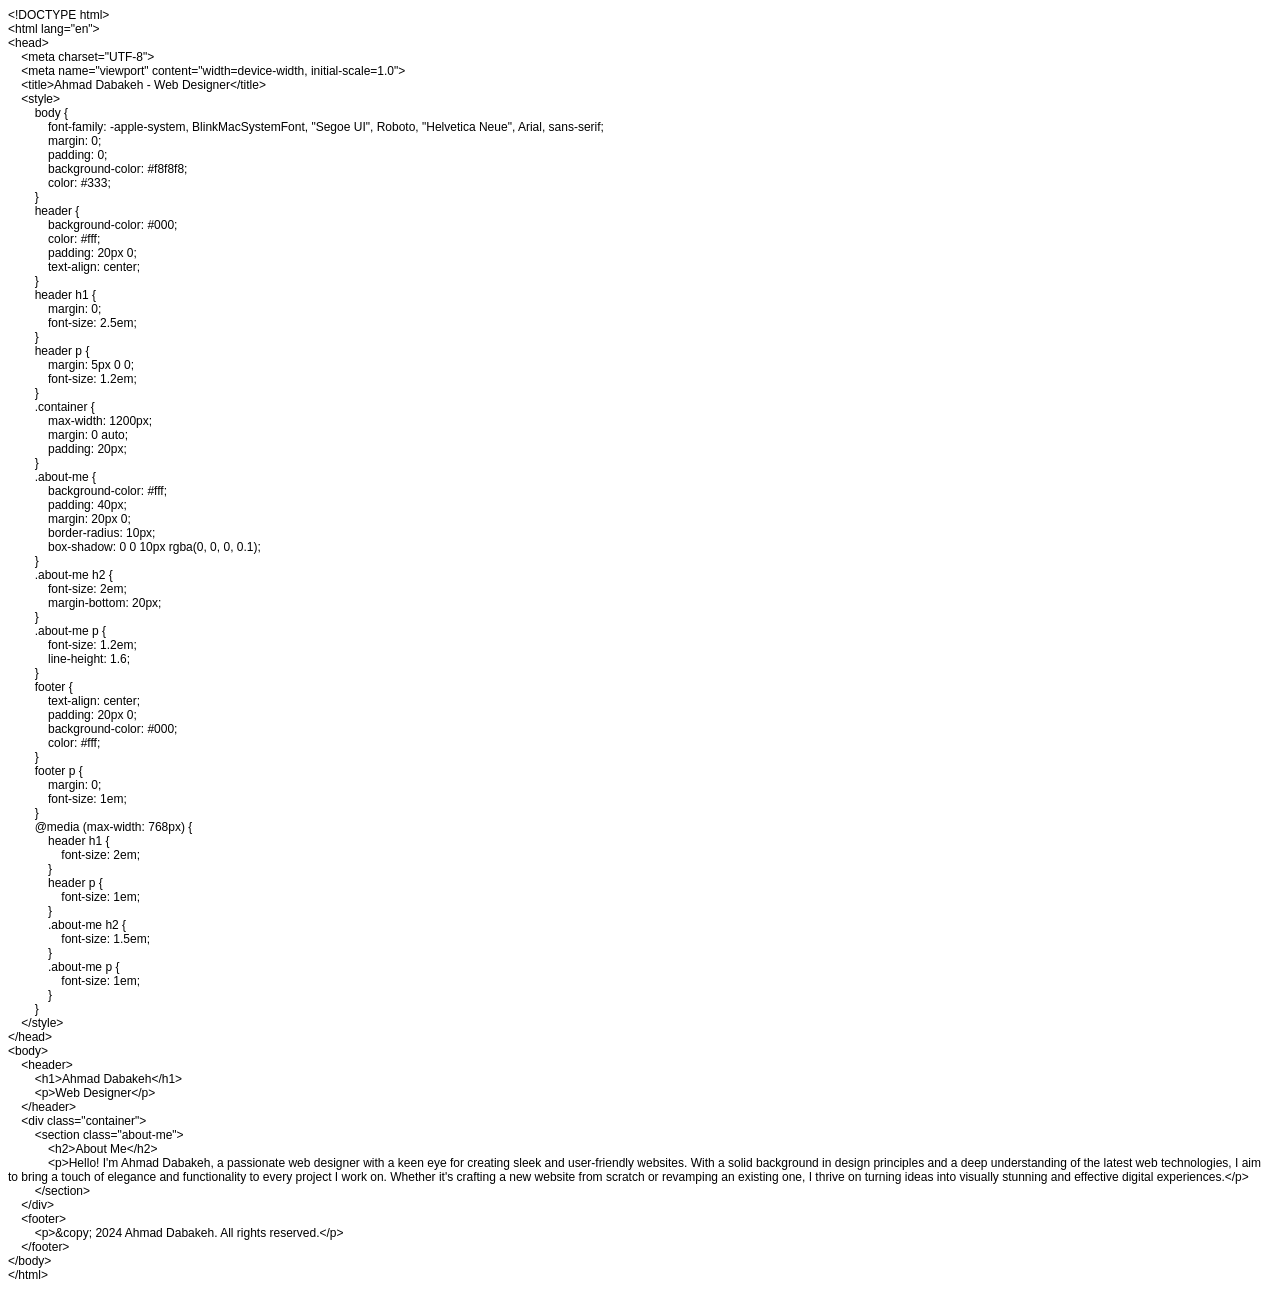
<file: index.html>
<!DOCTYPE html PUBLIC "-//W3C//DTD HTML 4.01//EN" "http://www.w3.org/TR/html4/strict.dtd">
<html>
<head>
  <meta http-equiv="Content-Type" content="text/html; charset=utf-8">
  <meta http-equiv="Content-Style-Type" content="text/css">
  <title></title>
  <meta name="Generator" content="Cocoa HTML Writer">
  <meta name="CocoaVersion" content="2299.6">
  <style type="text/css">
    p.p1 {margin: 0.0px 0.0px 0.0px 0.0px; font: 12.0px Helvetica}
  </style>
</head>
<body>
<p class="p1">&lt;!DOCTYPE html&gt;</p>
<p class="p1">&lt;html lang="en"&gt;</p>
<p class="p1">&lt;head&gt;</p>
<p class="p1"><span class="Apple-converted-space">    </span>&lt;meta charset="UTF-8"&gt;</p>
<p class="p1"><span class="Apple-converted-space">    </span>&lt;meta name="viewport" content="width=device-width, initial-scale=1.0"&gt;</p>
<p class="p1"><span class="Apple-converted-space">    </span>&lt;title&gt;Ahmad Dabakeh - Web Designer&lt;/title&gt;</p>
<p class="p1"><span class="Apple-converted-space">    </span>&lt;style&gt;</p>
<p class="p1"><span class="Apple-converted-space">        </span>body {</p>
<p class="p1"><span class="Apple-converted-space">            </span>font-family: -apple-system, BlinkMacSystemFont, "Segoe UI", Roboto, "Helvetica Neue", Arial, sans-serif;</p>
<p class="p1"><span class="Apple-converted-space">            </span>margin: 0;</p>
<p class="p1"><span class="Apple-converted-space">            </span>padding: 0;</p>
<p class="p1"><span class="Apple-converted-space">            </span>background-color: #f8f8f8;</p>
<p class="p1"><span class="Apple-converted-space">            </span>color: #333;</p>
<p class="p1"><span class="Apple-converted-space">        </span>}</p>
<p class="p1"><span class="Apple-converted-space">        </span>header {</p>
<p class="p1"><span class="Apple-converted-space">            </span>background-color: #000;</p>
<p class="p1"><span class="Apple-converted-space">            </span>color: #fff;</p>
<p class="p1"><span class="Apple-converted-space">            </span>padding: 20px 0;</p>
<p class="p1"><span class="Apple-converted-space">            </span>text-align: center;</p>
<p class="p1"><span class="Apple-converted-space">        </span>}</p>
<p class="p1"><span class="Apple-converted-space">        </span>header h1 {</p>
<p class="p1"><span class="Apple-converted-space">            </span>margin: 0;</p>
<p class="p1"><span class="Apple-converted-space">            </span>font-size: 2.5em;</p>
<p class="p1"><span class="Apple-converted-space">        </span>}</p>
<p class="p1"><span class="Apple-converted-space">        </span>header p {</p>
<p class="p1"><span class="Apple-converted-space">            </span>margin: 5px 0 0;</p>
<p class="p1"><span class="Apple-converted-space">            </span>font-size: 1.2em;</p>
<p class="p1"><span class="Apple-converted-space">        </span>}</p>
<p class="p1"><span class="Apple-converted-space">        </span>.container {</p>
<p class="p1"><span class="Apple-converted-space">            </span>max-width: 1200px;</p>
<p class="p1"><span class="Apple-converted-space">            </span>margin: 0 auto;</p>
<p class="p1"><span class="Apple-converted-space">            </span>padding: 20px;</p>
<p class="p1"><span class="Apple-converted-space">        </span>}</p>
<p class="p1"><span class="Apple-converted-space">        </span>.about-me {</p>
<p class="p1"><span class="Apple-converted-space">            </span>background-color: #fff;</p>
<p class="p1"><span class="Apple-converted-space">            </span>padding: 40px;</p>
<p class="p1"><span class="Apple-converted-space">            </span>margin: 20px 0;</p>
<p class="p1"><span class="Apple-converted-space">            </span>border-radius: 10px;</p>
<p class="p1"><span class="Apple-converted-space">            </span>box-shadow: 0 0 10px rgba(0, 0, 0, 0.1);</p>
<p class="p1"><span class="Apple-converted-space">        </span>}</p>
<p class="p1"><span class="Apple-converted-space">        </span>.about-me h2 {</p>
<p class="p1"><span class="Apple-converted-space">            </span>font-size: 2em;</p>
<p class="p1"><span class="Apple-converted-space">            </span>margin-bottom: 20px;</p>
<p class="p1"><span class="Apple-converted-space">        </span>}</p>
<p class="p1"><span class="Apple-converted-space">        </span>.about-me p {</p>
<p class="p1"><span class="Apple-converted-space">            </span>font-size: 1.2em;</p>
<p class="p1"><span class="Apple-converted-space">            </span>line-height: 1.6;</p>
<p class="p1"><span class="Apple-converted-space">        </span>}</p>
<p class="p1"><span class="Apple-converted-space">        </span>footer {</p>
<p class="p1"><span class="Apple-converted-space">            </span>text-align: center;</p>
<p class="p1"><span class="Apple-converted-space">            </span>padding: 20px 0;</p>
<p class="p1"><span class="Apple-converted-space">            </span>background-color: #000;</p>
<p class="p1"><span class="Apple-converted-space">            </span>color: #fff;</p>
<p class="p1"><span class="Apple-converted-space">        </span>}</p>
<p class="p1"><span class="Apple-converted-space">        </span>footer p {</p>
<p class="p1"><span class="Apple-converted-space">            </span>margin: 0;</p>
<p class="p1"><span class="Apple-converted-space">            </span>font-size: 1em;</p>
<p class="p1"><span class="Apple-converted-space">        </span>}</p>
<p class="p1"><span class="Apple-converted-space">        </span>@media (max-width: 768px) {</p>
<p class="p1"><span class="Apple-converted-space">            </span>header h1 {</p>
<p class="p1"><span class="Apple-converted-space">                </span>font-size: 2em;</p>
<p class="p1"><span class="Apple-converted-space">            </span>}</p>
<p class="p1"><span class="Apple-converted-space">            </span>header p {</p>
<p class="p1"><span class="Apple-converted-space">                </span>font-size: 1em;</p>
<p class="p1"><span class="Apple-converted-space">            </span>}</p>
<p class="p1"><span class="Apple-converted-space">            </span>.about-me h2 {</p>
<p class="p1"><span class="Apple-converted-space">                </span>font-size: 1.5em;</p>
<p class="p1"><span class="Apple-converted-space">            </span>}</p>
<p class="p1"><span class="Apple-converted-space">            </span>.about-me p {</p>
<p class="p1"><span class="Apple-converted-space">                </span>font-size: 1em;</p>
<p class="p1"><span class="Apple-converted-space">            </span>}</p>
<p class="p1"><span class="Apple-converted-space">        </span>}</p>
<p class="p1"><span class="Apple-converted-space">    </span>&lt;/style&gt;</p>
<p class="p1">&lt;/head&gt;</p>
<p class="p1">&lt;body&gt;</p>
<p class="p1"><span class="Apple-converted-space">    </span>&lt;header&gt;</p>
<p class="p1"><span class="Apple-converted-space">        </span>&lt;h1&gt;Ahmad Dabakeh&lt;/h1&gt;</p>
<p class="p1"><span class="Apple-converted-space">        </span>&lt;p&gt;Web Designer&lt;/p&gt;</p>
<p class="p1"><span class="Apple-converted-space">    </span>&lt;/header&gt;</p>
<p class="p1"><span class="Apple-converted-space">    </span>&lt;div class="container"&gt;</p>
<p class="p1"><span class="Apple-converted-space">        </span>&lt;section class="about-me"&gt;</p>
<p class="p1"><span class="Apple-converted-space">            </span>&lt;h2&gt;About Me&lt;/h2&gt;</p>
<p class="p1"><span class="Apple-converted-space">            </span>&lt;p&gt;Hello! I'm Ahmad Dabakeh, a passionate web designer with a keen eye for creating sleek and user-friendly websites. With a solid background in design principles and a deep understanding of the latest web technologies, I aim to bring a touch of elegance and functionality to every project I work on. Whether it's crafting a new website from scratch or revamping an existing one, I thrive on turning ideas into visually stunning and effective digital experiences.&lt;/p&gt;</p>
<p class="p1"><span class="Apple-converted-space">        </span>&lt;/section&gt;</p>
<p class="p1"><span class="Apple-converted-space">    </span>&lt;/div&gt;</p>
<p class="p1"><span class="Apple-converted-space">    </span>&lt;footer&gt;</p>
<p class="p1"><span class="Apple-converted-space">        </span>&lt;p&gt;&amp;copy; 2024 Ahmad Dabakeh. All rights reserved.&lt;/p&gt;</p>
<p class="p1"><span class="Apple-converted-space">    </span>&lt;/footer&gt;</p>
<p class="p1">&lt;/body&gt;</p>
<p class="p1">&lt;/html&gt;</p>
</body>
</html>
</file>
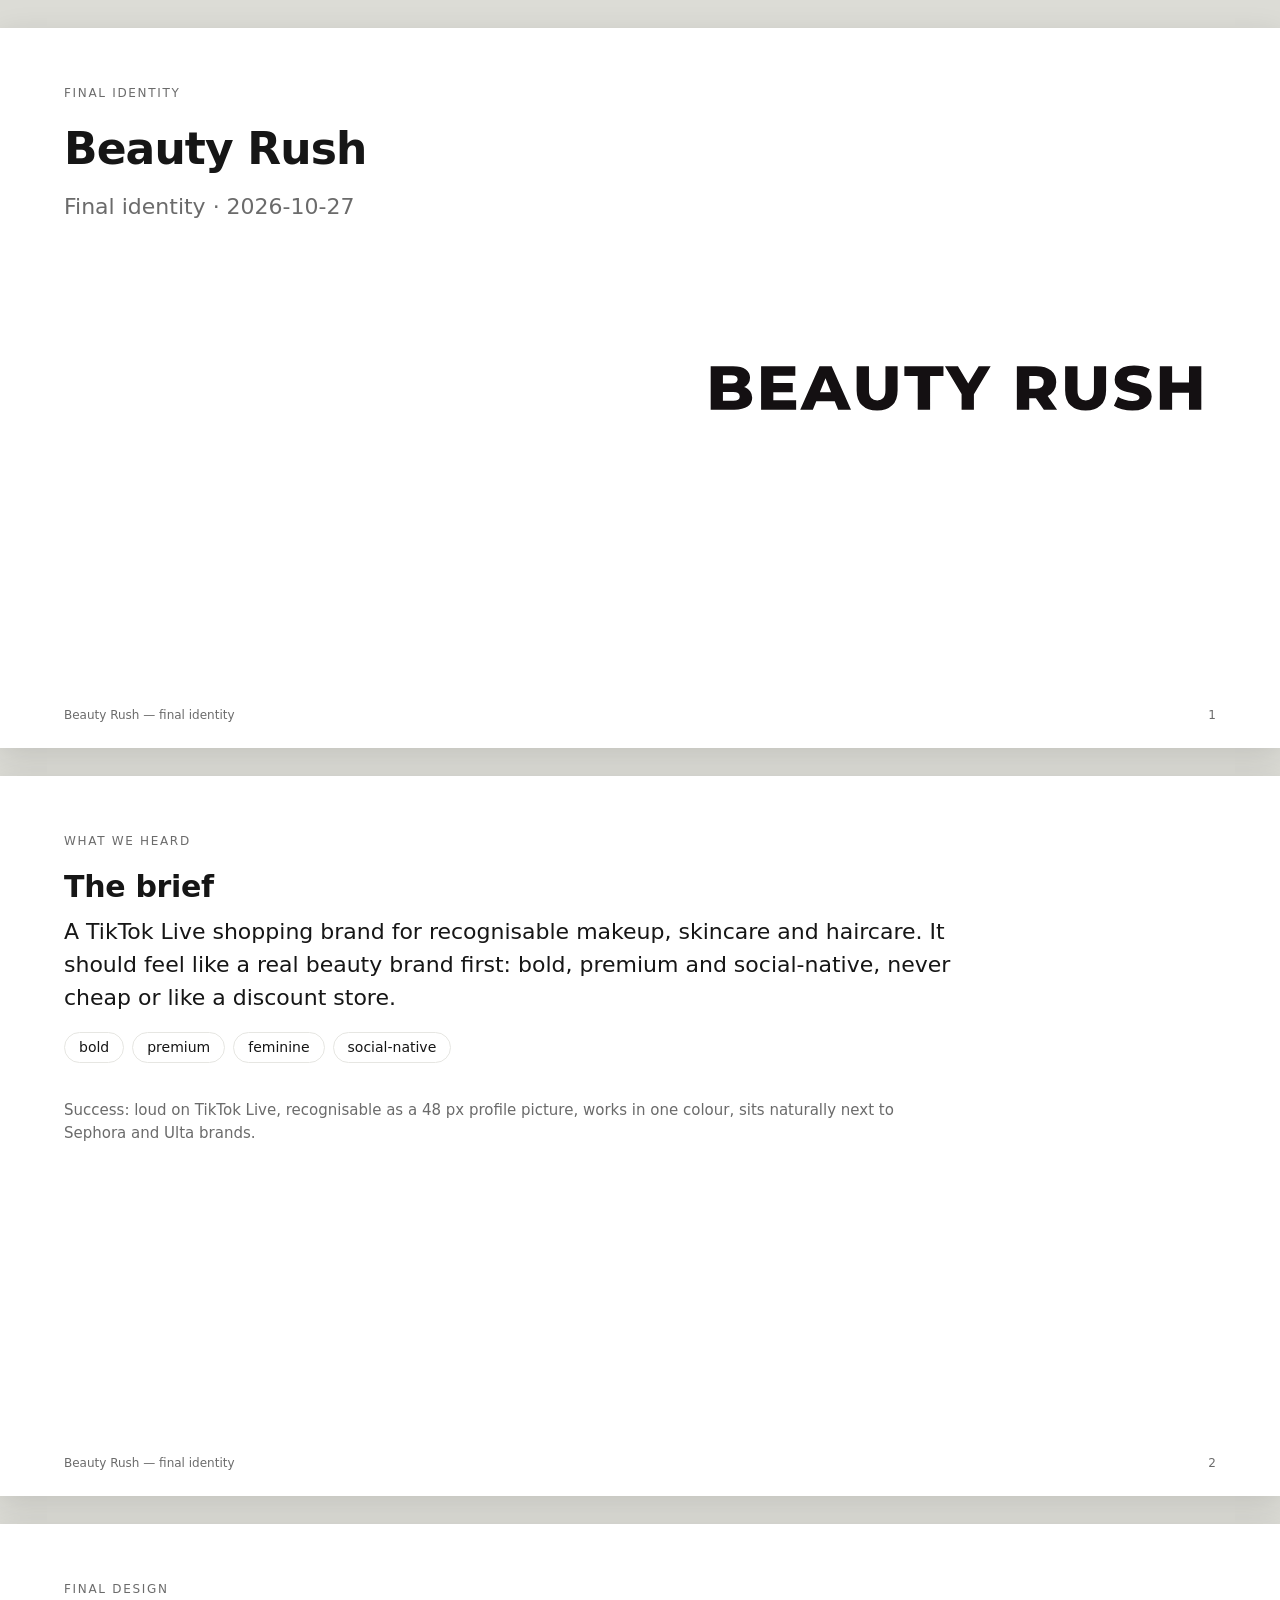
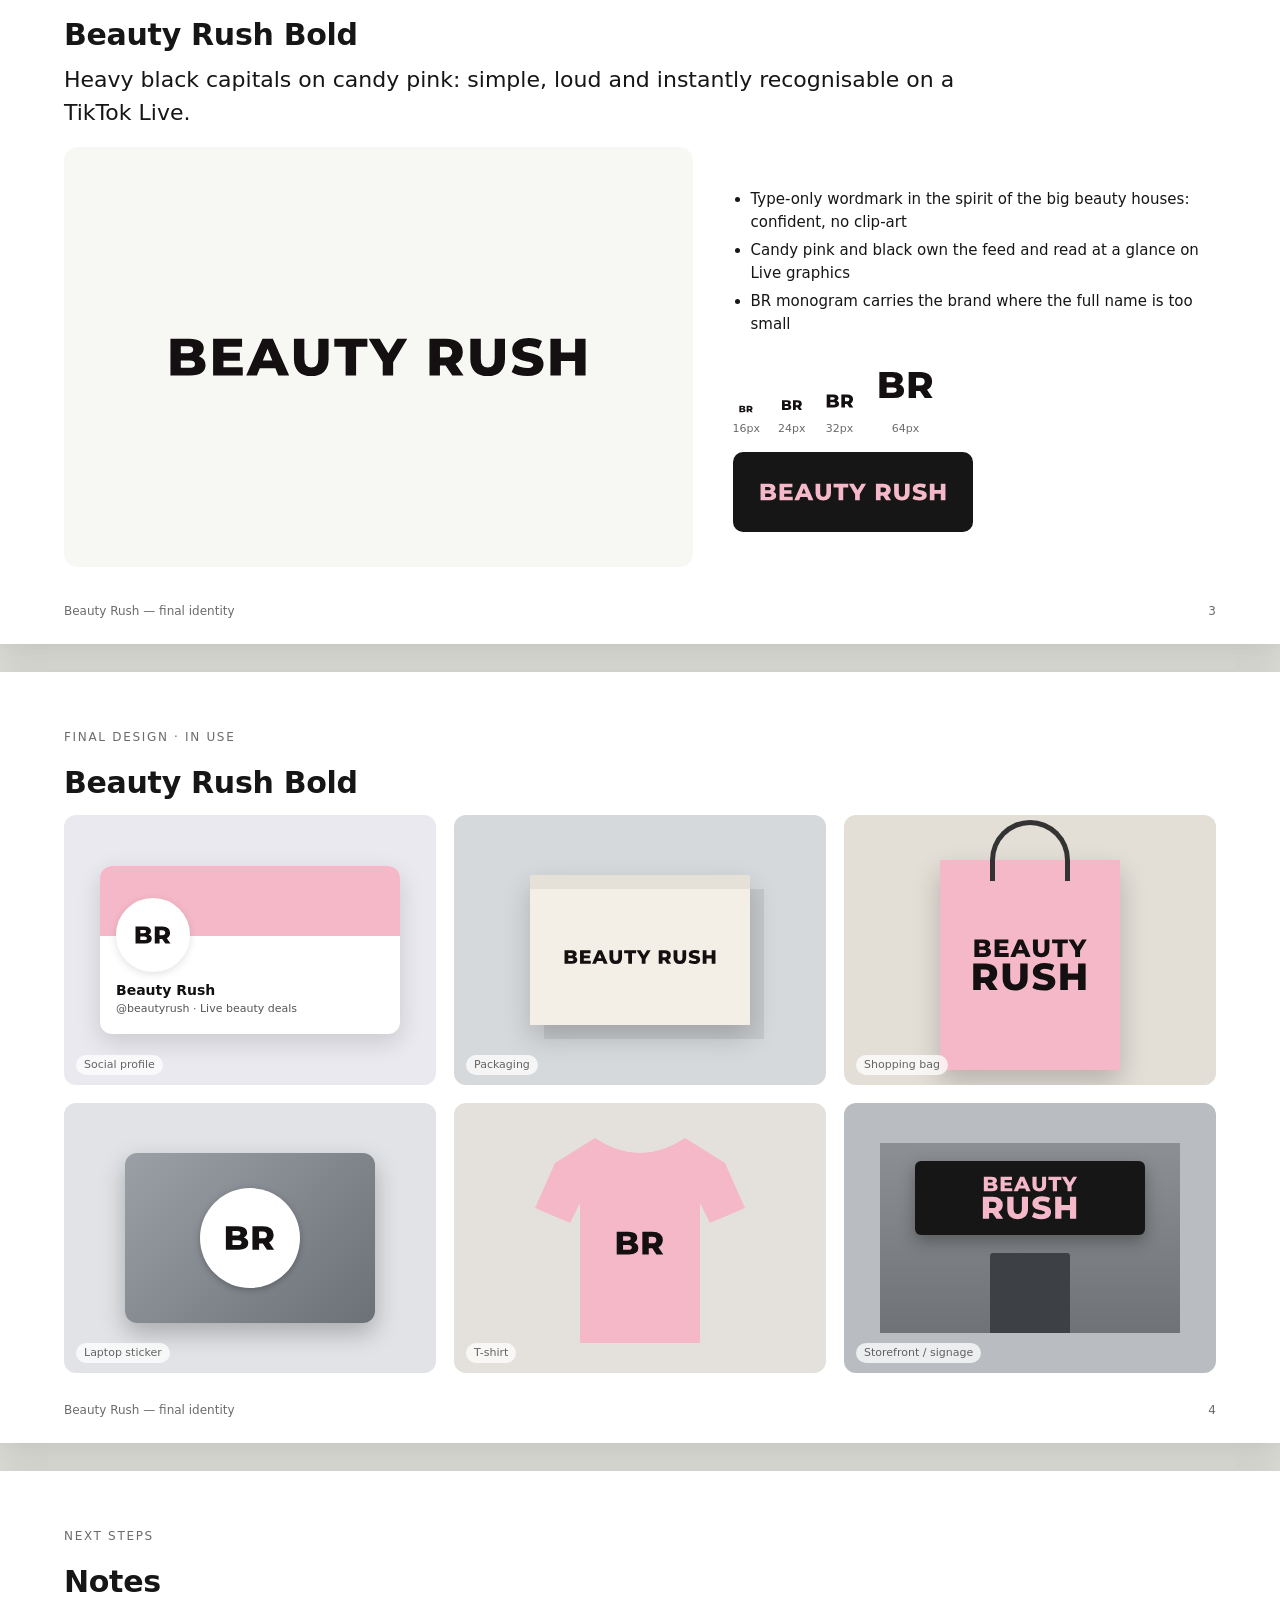
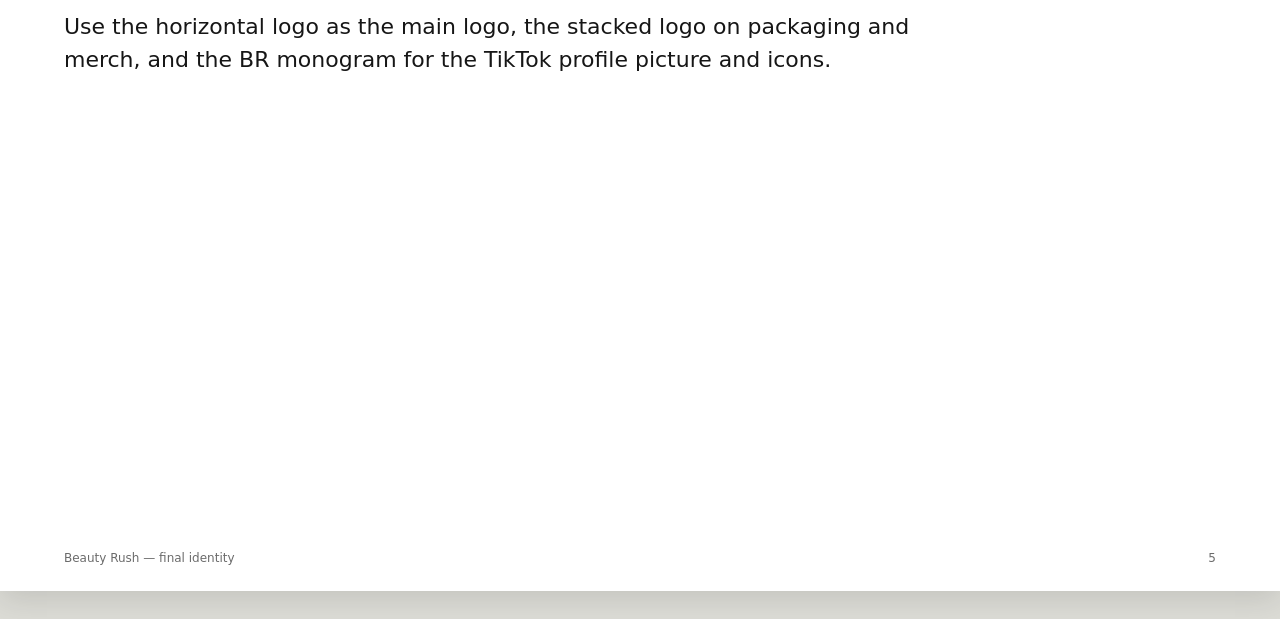
<file: beauty-rush-kit/presentation/board.html>
<!doctype html><html lang='en'><head><meta charset='utf-8'><title>Beauty Rush — final identity</title><style>
:root{--ink:#161616;--muted:#6b6b6b;--line:#e6e6e2;--paper:#f7f7f4}
*{box-sizing:border-box}body{margin:0;background:#dcdcd6;font:15px/1.5 system-ui,-apple-system,Segoe UI,sans-serif;color:var(--ink)}
.slide{width:1280px;min-height:720px;margin:28px auto;background:#fff;box-shadow:0 8px 30px rgba(0,0,0,.12);padding:56px 64px 70px;position:relative;overflow:hidden}
.slide h1{font-size:44px;margin:0 0 8px;letter-spacing:-.02em}.slide h2{font-size:30px;margin:0 0 6px;letter-spacing:-.01em}
.kicker{font-size:12px;letter-spacing:.14em;text-transform:uppercase;color:var(--muted);margin-bottom:14px}
.idea{font-size:22px;max-width:900px;margin:6px 0 18px}.muted{color:var(--muted)}
.foot{position:absolute;left:64px;right:64px;bottom:24px;display:flex;justify-content:space-between;font-size:12px;color:var(--muted)}
.hero{display:grid;grid-template-columns:1.3fr 1fr;gap:40px;align-items:center}
.stage{height:420px;background:var(--paper);border-radius:14px;display:flex;align-items:center;justify-content:center}
.stage img{max-width:70%;max-height:62%}
ul.rat{padding-left:18px;margin:0}ul.rat li{margin:6px 0}
.sizes{display:flex;gap:18px;align-items:flex-end;margin-top:18px}.sizes div{display:flex;flex-direction:column;align-items:center;gap:4px;font-size:11px;color:var(--muted)}
.rev{background:#161616;border-radius:10px;padding:18px 22px;display:inline-flex;margin-top:14px}
.mock{display:grid;grid-template-columns:repeat(3,1fr);gap:18px;margin-top:10px}
.m{height:270px;border-radius:12px;overflow:hidden;position:relative;display:flex;align-items:center;justify-content:center}
.m .lbl{position:absolute;left:12px;bottom:10px;font-size:11px;color:rgba(0,0,0,.6);background:rgba(255,255,255,.75);padding:2px 8px;border-radius:20px}
.bc{width:250px;height:143px;background:#fff;border-radius:5px;box-shadow:0 10px 26px rgba(0,0,0,.22);padding:16px;display:flex;flex-direction:column;justify-content:space-between;transform:translate(-50px,-38px) rotate(-4deg)}
.bc2{position:absolute;width:250px;height:143px;border-radius:5px;transform:translate(70px,52px) rotate(6deg);box-shadow:0 10px 26px rgba(0,0,0,.25);display:flex;align-items:center;justify-content:center}
.bc .t{font-size:9px;line-height:1.5;color:#333}
.phone{width:150px;height:224px;margin-bottom:14px;border-radius:24px;background:#10151c;padding:9px;box-shadow:0 10px 30px rgba(0,0,0,.3)}
.screen{width:100%;height:100%;border-radius:16px;background:linear-gradient(170deg,#e9edf1,#cfd7df);display:grid;grid-template-columns:repeat(3,1fr);gap:9px;padding:16px 10px;align-content:start}
.ai{width:32px;height:32px;border-radius:8px;background:rgba(0,0,0,.08);justify-self:center}
.bigapp{display:flex;flex-direction:column;align-items:center;gap:10px;font-size:12px;font-weight:600;color:#333;margin-left:30px}
.bigapp .bi{width:108px;height:108px;border-radius:25px;display:flex;align-items:center;justify-content:center;box-shadow:0 12px 26px rgba(0,0,0,.2)}
.web{width:340px;height:210px;background:#fff;border-radius:8px;box-shadow:0 8px 24px rgba(0,0,0,.15);overflow:hidden}
.web .bar{height:22px;background:#eceff2;display:flex;gap:5px;align-items:center;padding:0 8px}.web .bar i{width:7px;height:7px;border-radius:50%;background:#c9ced4}
.web .nav{height:44px;display:flex;align-items:center;padding:0 16px;gap:14px;font-size:9px;color:#666;border-bottom:1px solid #eee}
.web .hero2{padding:18px 16px}.web .hero2 b{display:block;font-size:17px;line-height:1.2;margin-bottom:8px}.web .hero2 span{display:block;height:6px;background:#eee;border-radius:3px;margin:5px 0;width:80%}
.sign{width:300px;height:190px;background:linear-gradient(#8c8f93,#6f7276);display:flex;flex-direction:column;align-items:center;padding-top:18px}
.sign .board{width:230px;height:74px;border-radius:6px;display:flex;align-items:center;justify-content:center;box-shadow:0 6px 16px rgba(0,0,0,.3)}
.sign .door{width:80px;height:80px;margin-top:18px;background:#3d4146;border-radius:3px 3px 0 0}
.tote{width:180px;height:210px;background:#efe7d8;border-radius:4px 4px 10px 10px;position:relative;display:flex;align-items:center;justify-content:center;box-shadow:0 8px 20px rgba(0,0,0,.15);margin-top:40px}
.tote:before{content:"";position:absolute;top:-46px;left:50%;transform:translateX(-50%);width:84px;height:70px;border:9px solid #e3d8c3;border-bottom:none;border-radius:50px 50px 0 0}
.social{width:300px;background:#fff;border-radius:12px;box-shadow:0 8px 24px rgba(0,0,0,.14);overflow:hidden}
.social .cover{height:70px}.social .av{width:74px;height:74px;border-radius:50%;background:#fff;border:4px solid #fff;margin:-38px 0 0 16px;display:flex;align-items:center;justify-content:center;box-shadow:0 2px 8px rgba(0,0,0,.12);overflow:hidden}
.social .meta{padding:8px 16px 16px;font-size:11px;color:#555}.social .meta b{font-size:14px;color:#111;display:block}
.cup{position:relative;width:150px;height:200px;margin-top:30px}
.cup .body{position:absolute;inset:0;background:#f4f1ea;clip-path:polygon(0 0,100% 0,86% 100%,14% 100%);display:flex;align-items:center;justify-content:center;box-shadow:inset -18px 0 24px rgba(0,0,0,.06)}
.cup .lid{position:absolute;left:-8px;right:-8px;top:-22px;height:24px;border-radius:8px 8px 3px 3px;background:#2b2b2b}
.cup .sleeve{position:absolute;left:6%;right:6%;top:36%;height:34%;clip-path:polygon(0 0,100% 0,96% 100%,4% 100%);display:flex;align-items:center;justify-content:center}
.bag{position:relative;width:170px;height:230px;background:#e9e2d6;border-radius:6px 6px 10px 10px;box-shadow:0 12px 26px rgba(0,0,0,.2);display:flex;flex-direction:column;align-items:center;padding-top:38px;gap:14px}
.bag:before{content:"";position:absolute;top:0;left:0;right:0;height:22px;background:repeating-linear-gradient(90deg,rgba(0,0,0,.08) 0 4px,transparent 4px 8px);border-radius:6px 6px 0 0}
.bag .label{width:118px;height:118px;border-radius:50%;background:#fff;display:flex;align-items:center;justify-content:center}
.bag .t{font-size:8px;letter-spacing:.14em;color:#555;text-transform:uppercase;padding:0 12px;text-align:center;line-height:1.4}
.sbag{position:relative;width:180px;height:210px;box-shadow:0 12px 26px rgba(0,0,0,.2);display:flex;align-items:center;justify-content:center;margin-top:30px}
.sbag:before{content:"";position:absolute;top:-40px;left:50%;transform:translateX(-50%);width:70px;height:56px;border:5px solid #333;border-bottom:none;border-radius:40px 40px 0 0}
.box{width:220px;height:150px;background:#f3efe6;box-shadow:14px 14px 0 rgba(0,0,0,.08),0 12px 26px rgba(0,0,0,.18);display:flex;align-items:center;justify-content:center;border-top:14px solid rgba(0,0,0,.06)}
.readme{width:360px;background:#0d1117;border-radius:8px;box-shadow:0 8px 24px rgba(0,0,0,.25);padding:18px 20px;color:#c9d1d9;font-size:10px}
.readme .rh{display:flex;align-items:center;gap:10px;border-bottom:1px solid #30363d;padding-bottom:12px;margin-bottom:10px}
.readme .badges{display:flex;gap:6px;margin:8px 0}.readme .badges i{display:block;width:54px;height:12px;border-radius:3px;background:#238636}.readme .badges i:nth-child(2){background:#1f6feb}.readme .badges i:nth-child(3){background:#6e7681}
.readme .ln{height:6px;background:#21262d;border-radius:3px;margin:6px 0}
.term{width:360px;background:#1e1e1e;border-radius:8px;box-shadow:0 8px 24px rgba(0,0,0,.3);overflow:hidden;font:10px/1.6 ui-monospace,Menlo,monospace;color:#d4d4d4}
.term .tb{height:22px;background:#2d2d2d;display:flex;gap:5px;align-items:center;padding:0 8px}.term .tb i{width:8px;height:8px;border-radius:50%;background:#555}
.term .tbody{padding:14px 16px;display:flex;gap:14px;align-items:center}
.sticker{width:250px;height:170px;background:linear-gradient(135deg,#9aa0a6,#6b7177);border-radius:12px;display:flex;align-items:center;justify-content:center;box-shadow:0 10px 24px rgba(0,0,0,.25)}
.sticker .s{width:100px;height:100px;border-radius:50%;background:#fff;display:flex;align-items:center;justify-content:center;box-shadow:0 2px 6px rgba(0,0,0,.25)}
.shirt{width:210px;height:220px;display:flex;align-items:center;justify-content:center;position:relative}
.shirt svg{position:absolute;inset:0}
.badge{width:170px;height:235px;background:#fff;border-radius:10px;box-shadow:0 10px 24px rgba(0,0,0,.2);display:flex;flex-direction:column;align-items:center;padding:20px 14px;gap:14px;position:relative;margin-top:30px}
.badge:before{content:"";position:absolute;top:-60px;left:50%;width:22px;height:62px;transform:translateX(-50%)}
.badge .hole{width:40px;height:8px;border-radius:4px;background:#ddd}.badge .nm{font-size:15px;font-weight:600}.badge .rl{font-size:10px;color:#777}
.pcard{position:relative;width:300px;height:189px;border-radius:14px;box-shadow:0 14px 30px rgba(0,0,0,.28);font:600 12px ui-monospace,Menlo,monospace}
.pcard .chip{position:absolute;left:22px;top:76px;width:40px;height:30px;border-radius:6px;background:linear-gradient(135deg,#e9d8a6,#c9a95c)}
.pcard .num{position:absolute;left:22px;top:122px;letter-spacing:.12em;font-size:14px}
.pcard .holder{position:absolute;left:22px;bottom:18px;font-size:10px;letter-spacing:.14em;opacity:.85}
.pcard .brandline{position:absolute;right:20px;bottom:16px;font:700 13px system-ui,sans-serif;opacity:.9}
.tabbar{width:340px;background:#dfe1e5;border-radius:10px;padding:8px 8px 0}
.tab{width:230px;height:36px;background:#fff;border-radius:10px 10px 0 0;display:flex;align-items:center;gap:8px;padding:0 12px;font-size:11px;color:#333}
.addr{height:40px;background:#fff;display:flex;align-items:center;padding:0 12px;font-size:10px;color:#777;border-top:1px solid #eee}
.cmp{display:grid;gap:22px;margin-top:20px}.cmp .c{background:var(--paper);border-radius:12px;padding:22px;display:flex;flex-direction:column;align-items:center;gap:12px}
.cmp img{max-height:120px;max-width:80%}
img.g{filter:grayscale(1)}img.w{filter:brightness(0) invert(1)}img.k{filter:brightness(0)}
.adj span{display:inline-block;border:1px solid var(--line);border-radius:20px;padding:4px 14px;margin:0 8px 8px 0;font-size:14px}
</style></head><body><section class="slide"><div class="kicker">Final identity</div>
<h1>Beauty Rush</h1><p class="idea muted">Final identity · 2026-10-27</p>
<div style="position:absolute;right:64px;top:50%;transform:translateY(-50%);width:520px;height:300px;display:flex;align-items:center;justify-content:center"><img class="" src="[data-uri]" style="max-width:100%;max-height:100%"></div><p class="muted" style="max-width:720px;margin-top:120px"></p><div class="foot"><span>Beauty Rush — final identity</span><span>1</span></div></section><section class="slide"><div class="kicker">What we heard</div><h2>The brief</h2>
<p class="idea">A TikTok Live shopping brand for recognisable makeup, skincare and haircare. It should feel like a real beauty brand first: bold, premium and social-native, never cheap or like a discount store.</p><div class="adj"><span>bold</span><span>premium</span><span>feminine</span><span>social-native</span></div>
<p class="muted" style="margin-top:28px;max-width:860px">Success: loud on TikTok Live, recognisable as a 48 px profile picture, works in one colour, sits naturally next to Sephora and Ulta brands.</p><div class="foot"><span>Beauty Rush — final identity</span><span>2</span></div></section><section class="slide"><div class="kicker">Final design</div><h2>Beauty Rush Bold</h2>
<p class="idea">Heavy black capitals on candy pink: simple, loud and instantly recognisable on a TikTok Live.</p>
<div class="hero"><div class="stage"><img class="" src="[data-uri]"></div>
<div><ul class="rat"><li>Type-only wordmark in the spirit of the big beauty houses: confident, no clip-art</li><li>Candy pink and black own the feed and read at a glance on Live graphics</li><li>BR monogram carries the brand where the full name is too small</li></ul><div class="sizes"><div><img class="" src="[data-uri]" style="height:16px">16px</div><div><img class="" src="[data-uri]" style="height:24px">24px</div><div><img class="" src="[data-uri]" style="height:32px">32px</div><div><img class="" src="[data-uri]" style="height:64px">64px</div></div><div class="rev"><img class="" src="[data-uri]" style="max-height:44px;max-width:300px"></div></div></div>
<div class="foot"><span>Beauty Rush — final identity</span><span>3</span></div></section><section class="slide"><div class="kicker">Final design · in use</div><h2>Beauty Rush Bold</h2>
<div class="mock"><div class="m" style="background:#e9e9ef"><div class="social"><div class="cover" style="background:#F5B8C9"></div><div class="av"><img class="" src="[data-uri]" style="max-height:42px;max-width:50px"></div><div class="meta"><b>Beauty Rush</b>@beautyrush · Live beauty deals</div></div><span class="lbl">Social profile</span></div><div class="m" style="background:#d6d9dc"><div class="box"><img class="" src="[data-uri]" style="max-height:44px;max-width:160px"></div><span class="lbl">Packaging</span></div><div class="m" style="background:#e3ded6"><div class="sbag" style="background:#F5B8C9"><img class="" src="[data-uri]" style="max-height:96px;max-width:130px"></div><span class="lbl">Shopping bag</span></div><div class="m" style="background:#e1e3e6"><div class="sticker"><div class="s"><img class="" src="[data-uri]" style="max-height:58px;max-width:66px"></div></div><span class="lbl">Laptop sticker</span></div><div class="m" style="background:#e4e1dc"><div class="shirt"><svg viewBox="0 0 210 220"><path d="M60 10 L20 35 L0 80 L35 95 L45 75 L45 215 L165 215 L165 75 L175 95 L210 80 L190 35 L150 10 Q105 40 60 10 Z" fill="#F5B8C9"/></svg><img class="" src="[data-uri]" style="position:relative;max-height:56px;max-width:70px;margin-top:10px"></div><span class="lbl">T-shirt</span></div><div class="m" style="background:#b9bcc0"><div class="sign"><div class="board" style="background:#161616"><img class="" src="[data-uri]" style="max-height:58px;max-width:190px"></div><div class="door"></div></div><span class="lbl">Storefront / signage</span></div></div><div class="foot"><span>Beauty Rush — final identity</span><span>4</span></div></section><section class="slide"><div class="kicker">Next steps</div><h2>Notes</h2>
<p class="idea">Use the horizontal logo as the main logo, the stacked logo on packaging and merch, and the BR monogram for the TikTok profile picture and icons.</p>
<ul class="rat" style="margin-top:30px"></ul><div class="foot"><span>Beauty Rush — final identity</span><span>5</span></div></section></body></html>
</file>
